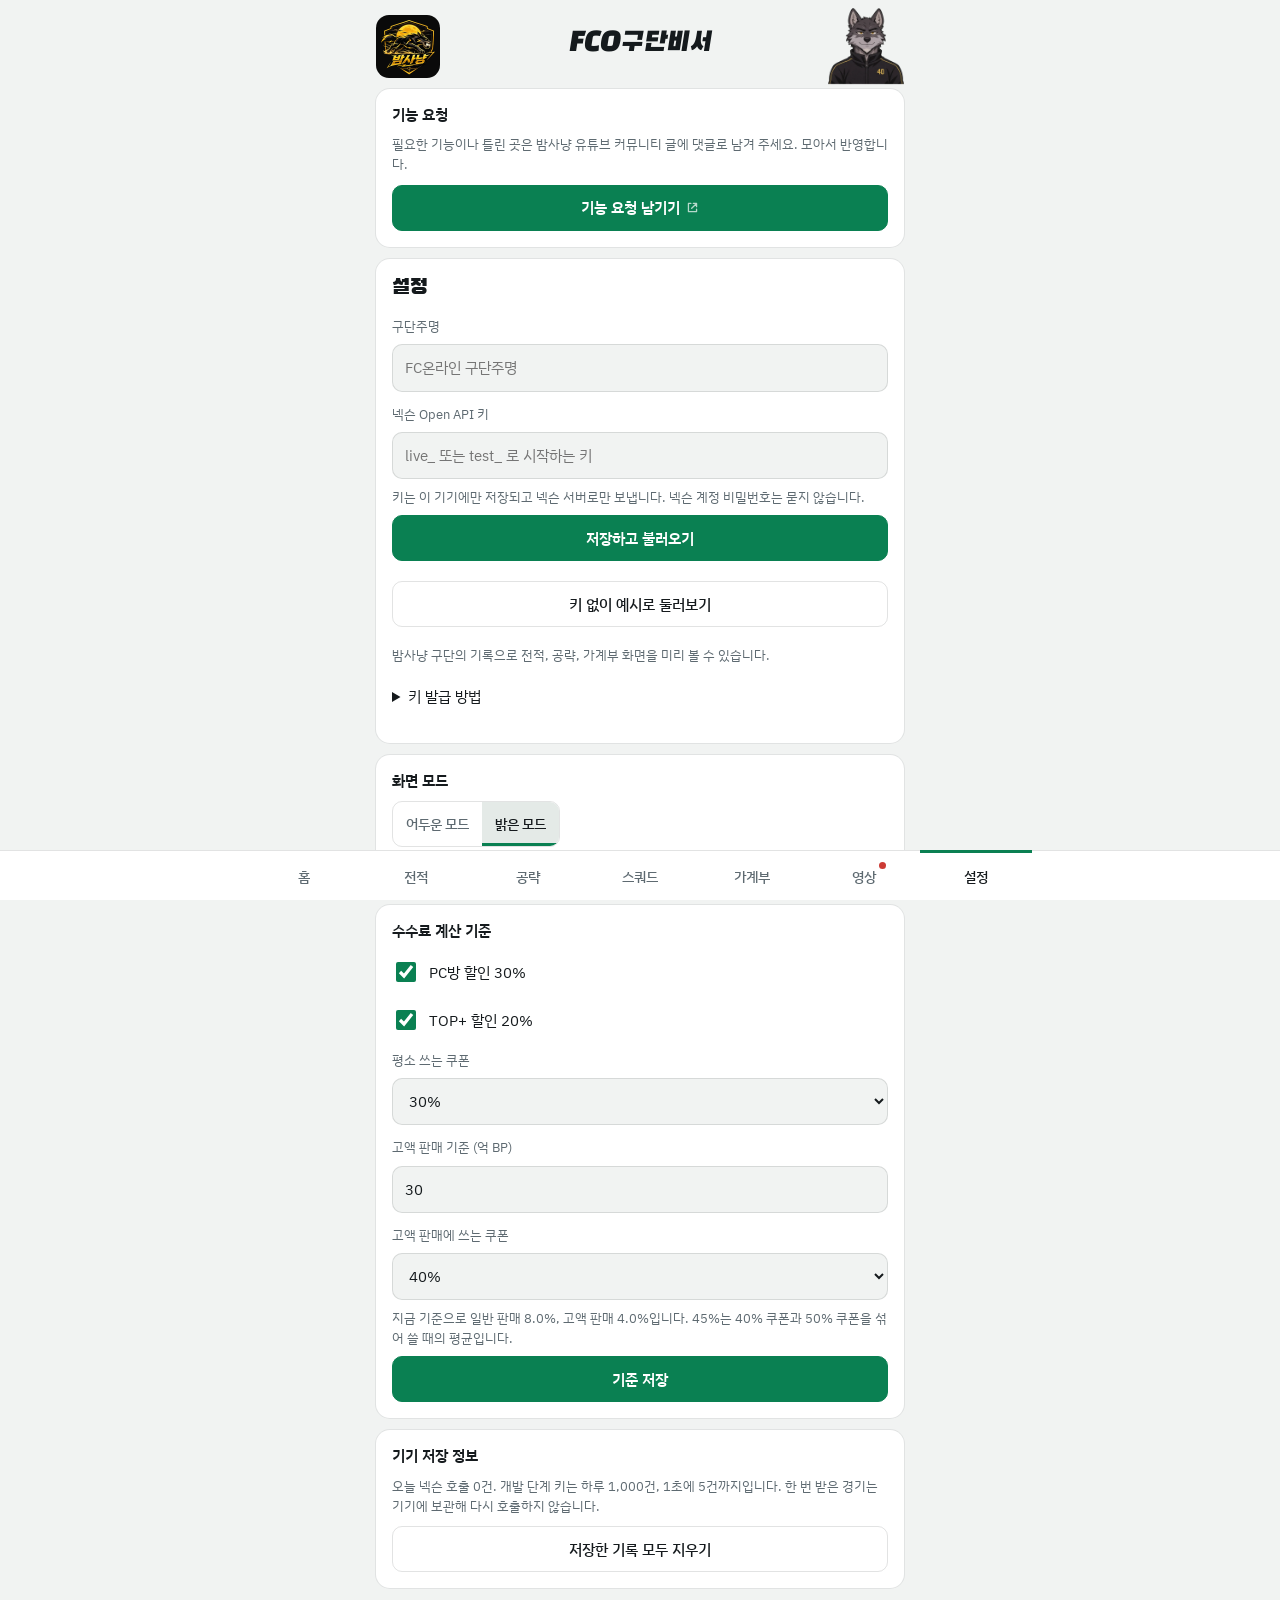
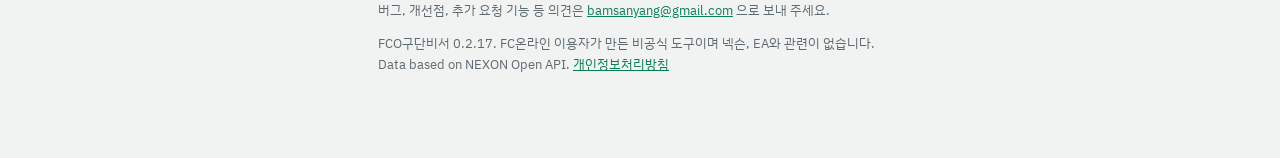
<file: index.html>
<!DOCTYPE html>
<html lang="ko">
<head>
<meta charset="utf-8">
<meta name="viewport" content="width=device-width, initial-scale=1, viewport-fit=cover">
<title>FCO구단비서</title>
<meta name="description" content="FC온라인 내 전적, 상대 스쿼드, 거래 손익을 폰에서 보는 비공식 도구">
<meta name="theme-color" content="#0F1013">
<link rel="manifest" href="manifest.webmanifest">
<link rel="icon" href="icon-192.png">
<link rel="apple-touch-icon" href="icon-180.png">
<meta name="mobile-web-app-capable" content="yes">
<meta name="apple-mobile-web-app-capable" content="yes">
<meta name="apple-mobile-web-app-status-bar-style" content="black-translucent">
<meta name="apple-mobile-web-app-title" content="FCO구단비서">
<link rel="preconnect" href="https://fonts.googleapis.com">
<link rel="preconnect" href="https://fonts.gstatic.com" crossorigin>
<link href="https://fonts.googleapis.com/css2?family=Black+Han+Sans&amp;family=IBM+Plex+Sans+KR:wght@400;500;600&amp;display=swap" rel="stylesheet">
<script>try{var t=JSON.parse(localStorage.getItem('gb:theme')||'""');if(t!=='light'&&t!=='dark')t=matchMedia('(prefers-color-scheme: light)').matches?'light':'dark';document.documentElement.dataset.theme=t}catch(e){}</script>
<link rel="stylesheet" href="app.css">
</head>
<body>
<header class="top">
<a class="mark" href="https://www.youtube.com/@bamsanyang" target="_blank" rel="noopener" aria-label="밤사냥 유튜브 채널 열기"><img src="bs-mark.webp" alt="" width="216" height="220"></a>
<div class="mid"><a class="brand" href="#home">FCO구단비서</a><span class="tag" id="mode"></span></div>
<a class="wolf" href="https://www.youtube.com/@bamsanyang" target="_blank" rel="noopener" aria-label="밤사냥 유튜브 채널 열기"><img src="bs-wolf.webp" alt="" width="356" height="360"></a>
</header>
<main id="view" tabindex="-1"></main>
<nav aria-label="주 메뉴"><a href="#home">홈</a><div class="nmid"><a href="#matches">전적</a><a href="#scout">공략</a><a href="#squad">스쿼드</a><a href="#ledger">가계부</a><a href="#videos">영상</a></div><a href="#setup">설정</a></nav>
<div id="sheet" hidden role="dialog" aria-modal="true" aria-label="경기 상세"><div class="sheetin"><button type="button" id="sheetClose" class="btn ghost" data-act="close">닫기</button><div id="sheetBody"></div></div></div>
<div id="pcard" hidden role="dialog" aria-modal="true" aria-label="선수 정보"><div id="pcIn"><button type="button" class="btn ghost" data-act="pclose">닫기</button><div id="pcBody"></div></div></div>
<div id="toast" role="status" aria-live="polite"></div>
<script src="app.js"></script>
</body>
</html>
</file>
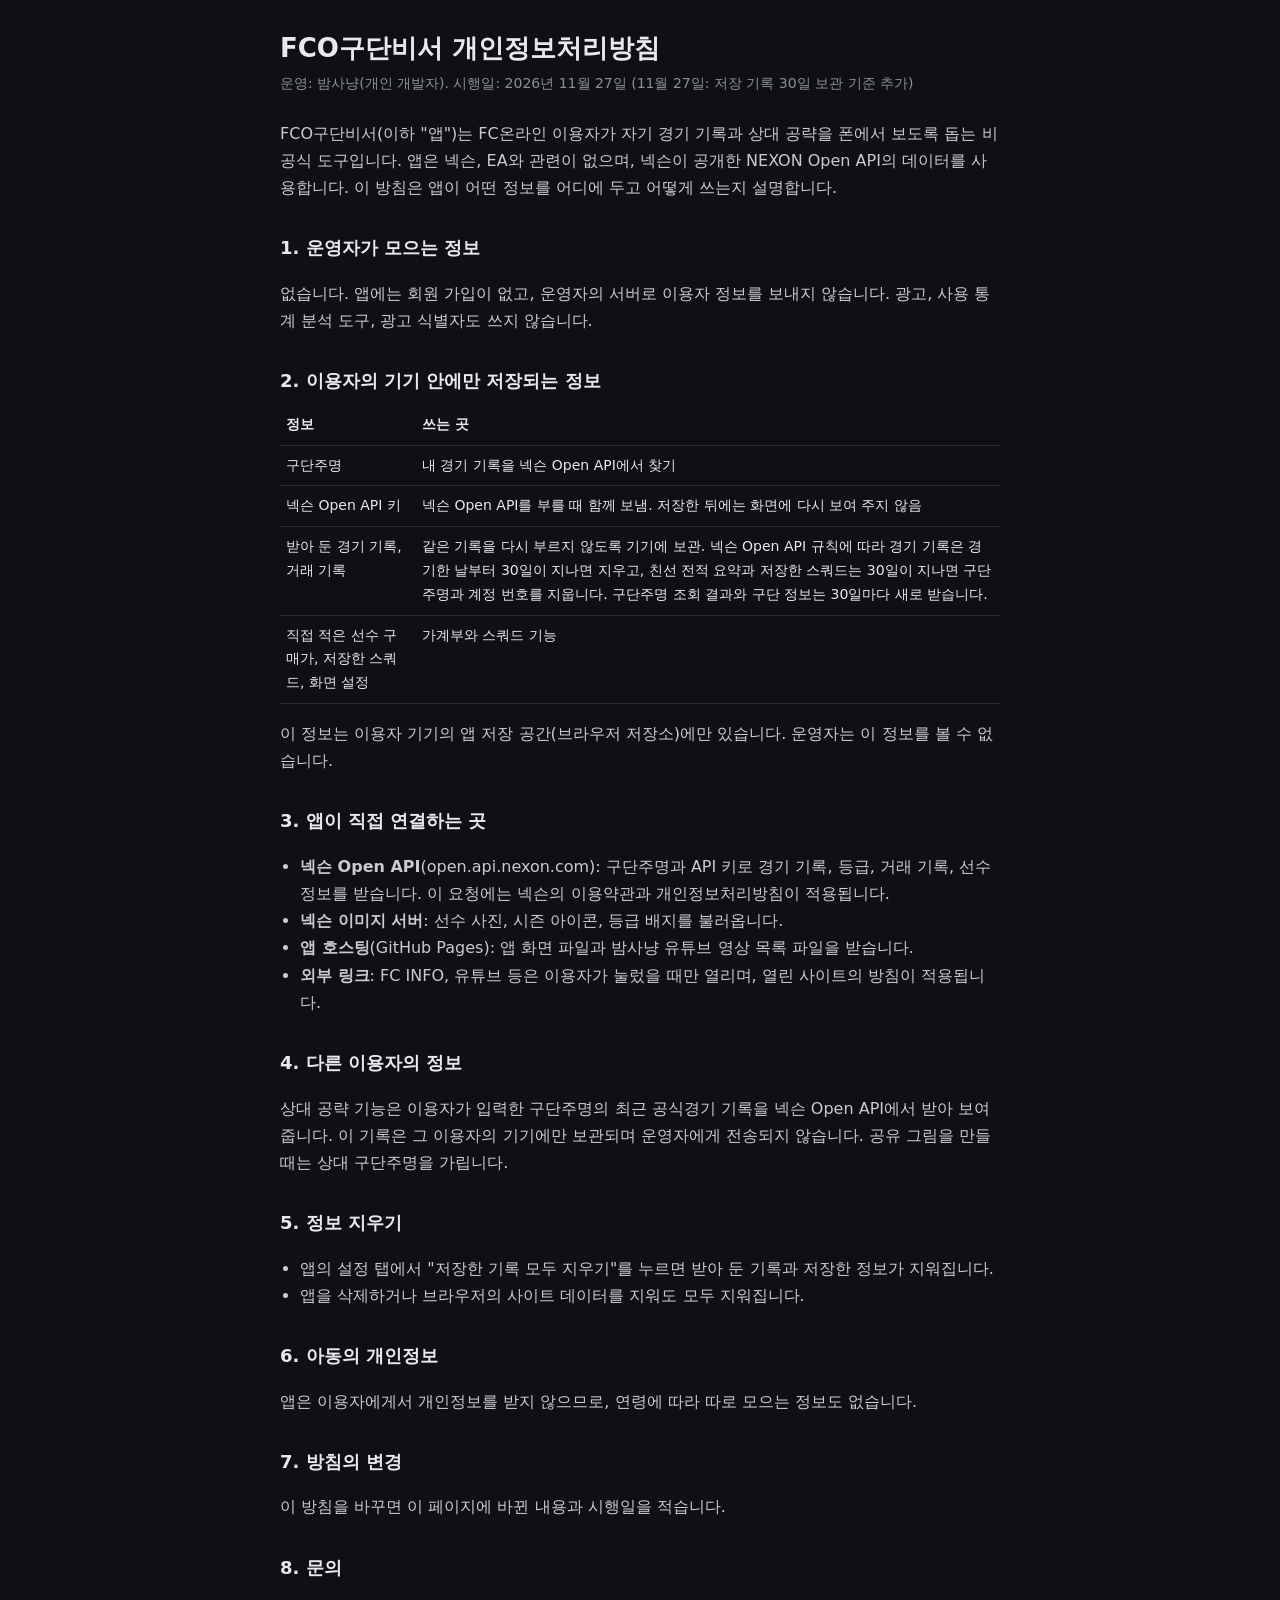
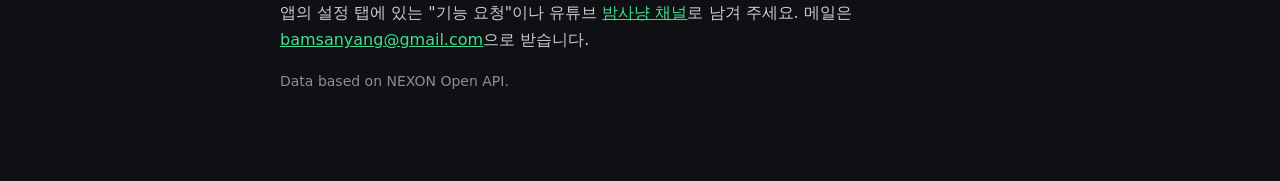
<file: privacy.html>
<!DOCTYPE html>
<html lang="ko">
<head>
<meta charset="utf-8">
<meta name="viewport" content="width=device-width, initial-scale=1">
<title>FCO구단비서 개인정보처리방침</title>
<style>
  :root { color-scheme: dark; }
  body { margin: 0; background: #0f1013; color: #e8e9ec; font: 16px/1.7 system-ui, -apple-system, "Apple SD Gothic Neo", "Noto Sans KR", sans-serif; }
  main { max-width: 720px; margin: 0 auto; padding: 32px 20px 64px; }
  h1 { font-size: 26px; line-height: 1.3; margin: 0 0 6px; }
  h2 { font-size: 18px; margin: 32px 0 8px; }
  p, li { color: #c9cbd1; }
  .meta { color: #8b8f99; font-size: 14px; margin: 0 0 24px; }
  a { color: #3ee08f; }
  ul { padding-left: 20px; }
  table { width: 100%; border-collapse: collapse; font-size: 14px; }
  th, td { text-align: left; vertical-align: top; padding: 8px 6px; border-bottom: 1px solid #2a2d35; }
  th { color: #e8e9ec; font-weight: 600; }
</style>
</head>
<body>
<main>
<h1>FCO구단비서 개인정보처리방침</h1>
<p class="meta">운영: 밤사냥(개인 개발자). 시행일: 2026년 11월 27일 (11월 27일: 저장 기록 30일 보관 기준 추가)</p>

<p>FCO구단비서(이하 "앱")는 FC온라인 이용자가 자기 경기 기록과 상대 공략을 폰에서 보도록 돕는 비공식 도구입니다. 앱은 넥슨, EA와 관련이 없으며, 넥슨이 공개한 NEXON Open API의 데이터를 사용합니다. 이 방침은 앱이 어떤 정보를 어디에 두고 어떻게 쓰는지 설명합니다.</p>

<h2>1. 운영자가 모으는 정보</h2>
<p>없습니다. 앱에는 회원 가입이 없고, 운영자의 서버로 이용자 정보를 보내지 않습니다. 광고, 사용 통계 분석 도구, 광고 식별자도 쓰지 않습니다.</p>

<h2>2. 이용자의 기기 안에만 저장되는 정보</h2>
<table>
<tr><th>정보</th><th>쓰는 곳</th></tr>
<tr><td>구단주명</td><td>내 경기 기록을 넥슨 Open API에서 찾기</td></tr>
<tr><td>넥슨 Open API 키</td><td>넥슨 Open API를 부를 때 함께 보냄. 저장한 뒤에는 화면에 다시 보여 주지 않음</td></tr>
<tr><td>받아 둔 경기 기록, 거래 기록</td><td>같은 기록을 다시 부르지 않도록 기기에 보관. 넥슨 Open API 규칙에 따라 경기 기록은 경기한 날부터 30일이 지나면 지우고, 친선 전적 요약과 저장한 스쿼드는 30일이 지나면 구단주명과 계정 번호를 지웁니다. 구단주명 조회 결과와 구단 정보는 30일마다 새로 받습니다.</td></tr>
<tr><td>직접 적은 선수 구매가, 저장한 스쿼드, 화면 설정</td><td>가계부와 스쿼드 기능</td></tr>
</table>
<p>이 정보는 이용자 기기의 앱 저장 공간(브라우저 저장소)에만 있습니다. 운영자는 이 정보를 볼 수 없습니다.</p>

<h2>3. 앱이 직접 연결하는 곳</h2>
<ul>
<li><b>넥슨 Open API</b>(open.api.nexon.com): 구단주명과 API 키로 경기 기록, 등급, 거래 기록, 선수 정보를 받습니다. 이 요청에는 넥슨의 이용약관과 개인정보처리방침이 적용됩니다.</li>
<li><b>넥슨 이미지 서버</b>: 선수 사진, 시즌 아이콘, 등급 배지를 불러옵니다.</li>
<li><b>앱 호스팅</b>(GitHub Pages): 앱 화면 파일과 밤사냥 유튜브 영상 목록 파일을 받습니다.</li>
<li><b>외부 링크</b>: FC INFO, 유튜브 등은 이용자가 눌렀을 때만 열리며, 열린 사이트의 방침이 적용됩니다.</li>
</ul>

<h2>4. 다른 이용자의 정보</h2>
<p>상대 공략 기능은 이용자가 입력한 구단주명의 최근 공식경기 기록을 넥슨 Open API에서 받아 보여 줍니다. 이 기록은 그 이용자의 기기에만 보관되며 운영자에게 전송되지 않습니다. 공유 그림을 만들 때는 상대 구단주명을 가립니다.</p>

<h2>5. 정보 지우기</h2>
<ul>
<li>앱의 설정 탭에서 "저장한 기록 모두 지우기"를 누르면 받아 둔 기록과 저장한 정보가 지워집니다.</li>
<li>앱을 삭제하거나 브라우저의 사이트 데이터를 지워도 모두 지워집니다.</li>
</ul>

<h2>6. 아동의 개인정보</h2>
<p>앱은 이용자에게서 개인정보를 받지 않으므로, 연령에 따라 따로 모으는 정보도 없습니다.</p>

<h2>7. 방침의 변경</h2>
<p>이 방침을 바꾸면 이 페이지에 바뀐 내용과 시행일을 적습니다.</p>

<h2>8. 문의</h2>
<p>앱의 설정 탭에 있는 "기능 요청"이나 유튜브 <a href="https://www.youtube.com/@bamsanyang">밤사냥 채널</a>로 남겨 주세요. 메일은 <a href="mailto:bamsanyang@gmail.com">bamsanyang@gmail.com</a>으로 받습니다.</p>

<p class="meta">Data based on NEXON Open API.</p>
</main>
</body>
</html>
</file>
<file: app.css>
:root{--night: #0F1013;--turf: #1A1B20;--turf2: #26272E;--chalk: #F5F6F8;--dim: #9CA2AE;--flood: #2FE89A;--onflood: #062318;--line: rgba(245, 246, 248, .1);--win: #2FE89A;--loss: #FF6B86;--draw: #8E95A3;--onres: #0F1013;--pta: #C98500;--ptd: #3987E5;--bar: #0A0B0D;--cardedge: 0 0 0 0 transparent;--board: linear-gradient(135deg, #6C2FF7 0%, #3D18AB 58%, #25106E 100%);--grbg: #0F1013;--pitch1: #1D1E25;--pitch2: #23242C;--pitchedge: rgba(245, 246, 248, .28);--pitchline: rgba(245, 246, 248, .26);--namebg: rgba(10, 11, 14, .86);--nametext: #F5F6F8;--pos: #2FE89A;--display: "Black Han Sans", "IBM Plex Sans KR", "Apple SD Gothic Neo", "Malgun Gothic", sans-serif;--body: "IBM Plex Sans KR", "Apple SD Gothic Neo", "Malgun Gothic", system-ui, sans-serif;color-scheme:dark}:root[data-theme=light]{--night: #F1F3F2;--turf: #FFFFFF;--turf2: #E4EAE7;--chalk: #151A1D;--dim: #5E6A71;--flood: #0A8052;--onflood: #FFFFFF;--line: rgba(21, 26, 29, .12);--win: #088553;--loss: #CC3B35;--draw: #6B767D;--onres: #FFFFFF;--pta: #B87900;--ptd: #2A78D6;--bar: #FFFFFF;--cardedge: 0 0 0 1px rgba(21, 26, 29, .07);--board: linear-gradient(160deg, #0F4D38, #0A3527);--grbg: #ECEFEE;--pitch1: #2F8F5E;--pitch2: #2A8556;--pitchedge: rgba(255, 255, 255, .75);--pitchline: rgba(255, 255, 255, .55);--namebg: rgba(255, 255, 255, .93);--nametext: #151A1D;--pos: #EFFFD0;color-scheme:light}*{box-sizing:border-box}html,body{height:100%;overscroll-behavior-y:contain}#sheet,#pcIn{overscroll-behavior:contain}.modebar{display:flex}.modebar .seg{flex:none}.eal{font-weight:600;font-size:11px;color:var(--chalk);border:1px solid var(--line);border-radius:6px;padding:1px 6px;white-space:nowrap}.recinfo{border-top:1px solid var(--line);padding-top:10px}.recinfo summary{cursor:pointer;color:var(--dim);font-size:13px;padding:6px 0}.recinfo .facts{margin:6px 0 0}body{margin:0;background:var(--night);color:var(--chalk);font:400 15px/1.55 var(--body);-webkit-text-size-adjust:100%;-webkit-tap-highlight-color:transparent}body.lock{overflow:hidden}a{color:var(--flood)}:focus-visible{outline:2px solid var(--flood);outline-offset:2px;border-radius:4px}.sr{position:absolute;width:1px;height:1px;overflow:hidden;clip:rect(0 0 0 0)}.top{display:grid;grid-template-columns:76px 1fr 76px;align-items:center;gap:8px;padding:calc(8px + env(safe-area-inset-top)) 16px 0;max-width:560px;margin:0 auto}.mark,.wolf{flex:none;display:block;line-height:0;border-radius:10px}.mark img{width:54px;height:auto}:root[data-theme=light] .mark{background:#0a0a0a;padding:5px 5px 3px;border-radius:13px;justify-self:start}.wolf{align-self:end}.mid{display:flex;flex-direction:column;align-items:center;gap:4px;min-width:0}.wolf img{width:76px;height:auto;display:block}.brand{display:inline-block;font:400 clamp(20px,6.4vw,27px)/1.2 var(--display);color:var(--chalk);text-decoration:none;letter-spacing:.01em;white-space:nowrap;transform:skew(-9deg)}.tag{font-size:12px;color:var(--flood)}main{display:flex;flex-direction:column;gap:12px;padding:4px 16px calc(84px + env(safe-area-inset-bottom));max-width:560px;margin:0 auto;outline:none}nav{position:fixed;left:0;right:0;bottom:0;display:flex;justify-content:center;background:var(--bar);border-top:1px solid var(--line);padding-bottom:env(safe-area-inset-bottom);z-index:5}nav a{flex:1;max-width:112px;text-align:center;padding:13px 0 12px;color:var(--dim);text-decoration:none;font-weight:500;font-size:14px;border-top:3px solid transparent;margin-top:-1px}nav a.on{color:var(--chalk);border-top-color:var(--flood)}nav>a{flex:0 0 clamp(56px,16vw,112px)}nav .nmid{flex:0 1 auto;min-width:0;display:flex;overflow-x:auto;overscroll-behavior-x:contain;scroll-snap-type:x proximity;scrollbar-width:none;-webkit-overflow-scrolling:touch}nav .nmid::-webkit-scrollbar{display:none}nav .nmid a{flex:1 0 60px;width:clamp(60px,17vw,112px);scroll-snap-align:center}nav .nmid.ml{-webkit-mask-image:linear-gradient(90deg,transparent,#000 22px);mask-image:linear-gradient(90deg,transparent,#000 22px)}nav .nmid.mr{-webkit-mask-image:linear-gradient(270deg,transparent,#000 22px);mask-image:linear-gradient(270deg,transparent,#000 22px)}nav .nmid.ml.mr{-webkit-mask-image:linear-gradient(90deg,transparent,#000 22px,#000 calc(100% - 22px),transparent);mask-image:linear-gradient(90deg,transparent,#000 22px,#000 calc(100% - 22px),transparent)}h1{font:400 22px/1.25 var(--display);margin:0 0 6px;text-wrap:balance}h2{font:600 15px/1.3 var(--body);margin:0 0 10px;color:var(--chalk)}h1 small{font:500 14px var(--body);color:var(--dim);margin-left:6px}.card{background:var(--turf);box-shadow:var(--cardedge);border-radius:14px;padding:16px;display:flex;flex-direction:column;gap:10px}.card>*{margin-top:0;margin-bottom:0}.card.demo{background:transparent;border:1px dashed var(--flood)}.sub,.foot,.state{color:var(--dim);font-size:13px;margin:0}.foot{padding:0 2px;line-height:1.6}.state.bad{color:var(--loss)}.lead{font-size:16px;line-height:1.6;margin:0}.row{display:flex;flex-wrap:wrap;gap:8px;align-items:center}.stack{display:flex;flex-direction:column;gap:8px}.stack label{font-size:13px;color:var(--dim);margin-top:4px}.stack label.chk{display:flex;align-items:center;gap:10px;font-size:15px;color:var(--chalk);min-height:36px}.chk input{width:20px;height:20px;accent-color:var(--flood)}input:not([type=checkbox]),select{font:inherit;color:var(--chalk);background:var(--night);border:1px solid var(--line);border-radius:10px;padding:11px 12px;min-height:46px;flex:1;min-width:0;width:100%}.row input{width:auto}.btn{font:600 15px var(--body);color:var(--onflood);background:var(--flood);border:1px solid var(--flood);border-radius:10px;padding:0 16px;min-height:46px;cursor:pointer}a.btn{display:inline-flex;align-items:center;justify-content:center;text-decoration:none}.go{display:grid;grid-template-columns:1fr 1fr;gap:8px;margin:10px 0 0}.go a{gap:6px;padding:0 10px;font-size:14px;white-space:nowrap}.go a.sub1{grid-column:1 / -1;font-size:15px}.out{flex:none;width:13px;height:13px;fill:none;stroke:currentColor;stroke-width:1.6;stroke-linecap:round;stroke-linejoin:round;opacity:.7}.ext{margin:0;font-size:13px}.ext a{display:inline-flex;align-items:center;gap:5px;color:var(--chalk)}a.btn .out{margin-left:6px}.rv{margin:12px 0 16px;word-break:keep-all}.rvt{margin:0 0 8px;font-size:15px;line-height:1.6}.chips{margin:0 0 10px;display:flex;flex-wrap:wrap;gap:6px}.chips span{font-size:12px;font-weight:600;line-height:1;padding:5px 8px;border-radius:999px;color:var(--onres);background:var(--draw)}.chips .good{background:var(--win)}.chips .bad{background:var(--loss)}.gb{display:grid;grid-template-columns:1fr 1fr;gap:10px}.gb h3{margin:0 0 4px;font-size:13px;font-weight:600}.gb .good h3{color:var(--win)}.gb .bad h3{color:var(--loss)}.gb ul{margin:0;padding-left:16px;font-size:13.5px;line-height:1.5}.gb li+li{margin-top:4px}.gb .none{list-style:none;margin-left:-16px;color:var(--dim)}.bws{display:grid;grid-template-columns:1fr;gap:14px;margin:16px 0 12px}.bw{display:flex;align-items:center;gap:8px;min-width:0;padding:8px 10px;border:1px solid var(--line);border-radius:10px;position:relative}.bw small{position:absolute;top:-8px;left:8px;padding:0 4px;font-size:11px;color:var(--dim);background:var(--sheetbg, var(--turf))}.bw .face{flex:none;width:34px;height:34px}.bw strong{display:block;font-size:14px;font-weight:600}.bw strong em{font-style:normal;font-weight:400;font-size:12px;color:var(--dim);margin-left:4px}.bw span{display:block;font-size:13px;line-height:1.5;color:var(--dim)}.bw div{min-width:0}.bw .ok:before,.bw .no:before{content:"";display:inline-block;width:8px;height:8px;border-radius:50%;margin-right:6px;background:var(--win)}.bw .no:before{background:var(--loss)}.bw .ok,.bw .no{color:var(--chalk)}.rvtab{display:flex;align-items:center;justify-content:space-between;gap:8px;flex-wrap:wrap;margin-bottom:8px}.lg{font-size:11.5px;color:var(--dim);display:inline-flex;align-items:center;gap:4px}.lg i{display:inline-block;border-radius:50%;margin-left:6px}.lg .go{width:9px;height:9px;background:var(--chalk)}.lg .on{width:7px;height:7px;border:1.5px solid var(--chalk)}.lg .off{width:5px;height:5px;background:var(--dim);opacity:.6}.rt{display:block;width:100%;height:auto}.rt .pg{fill:#7f7f7f1a;stroke:var(--line)}.rt .pl{fill:none;stroke:var(--dim);stroke-opacity:.45;stroke-width:1}.rt .gm{stroke:var(--chalk);stroke-width:4;stroke-linecap:round}.rt .on{fill:none;stroke:var(--chalk);stroke-opacity:.7;stroke-width:1.3}.rt .off{fill:var(--dim);fill-opacity:.5}.rt.att{--rc: var(--win)}.rt.def{--rc: var(--loss)}.rt .gl{fill:none;stroke:var(--rc);stroke-width:2;stroke-linecap:round;stroke-dasharray:1;stroke-dashoffset:1;animation:rtdraw .5s ease-out forwards}.rt .go{fill:var(--rc);stroke:var(--onres);stroke-width:1}.rt .as{fill:var(--rc);fill-opacity:.55}.rt text{fill:var(--chalk);font-size:10px;font-weight:600}.rt .gd{opacity:0;animation:rtpop .2s ease-out forwards}@keyframes rtdraw{to{stroke-dashoffset:0}}@keyframes rtpop{to{opacity:1}}@media (prefers-reduced-motion: reduce){.rt .gl{animation:none;stroke-dashoffset:0}.rt .gd{animation:none;opacity:1}}.gls{list-style:none;margin:8px 0 0;padding:0;font-size:13px}.gls li{display:flex;align-items:baseline;gap:6px;padding:5px 0;border-top:1px solid var(--line)}.gls b{min-width:30px;font-variant-numeric:tabular-nums}.gls small{color:var(--dim)}.gls span{margin-left:auto;color:var(--dim);font-size:12px;white-space:nowrap}.aw{list-style:none;margin:0;padding:0;display:grid;grid-template-columns:repeat(4,1fr);gap:6px}.aw li{min-width:0;display:flex;flex-direction:column;align-items:center;gap:2px;padding:8px 4px 9px;border-radius:12px;background:var(--turf);box-shadow:var(--cardedge);text-align:center}.aw small{font-size:11.5px;font-weight:600;color:var(--win)}.aw .bad small{color:var(--loss)}.aw .face{width:46px;height:46px;margin:2px 0}.aw strong{max-width:100%;font-size:12.5px;font-weight:600;white-space:nowrap;overflow:hidden;text-overflow:ellipsis}.aw span{font-size:11.5px;color:var(--dim);word-break:keep-all;line-height:1.3}.aw em{font-style:normal;font-size:11.5px;font-variant-numeric:tabular-nums;white-space:nowrap;min-height:1em}.awn{margin-top:-4px;overflow-wrap:anywhere}.todo{margin:4px 0 12px}.todo h3{margin:0;font-size:14px;font-weight:600}.todo ul{margin-top:6px}.cw{display:flex;align-items:center;gap:8px;margin-bottom:10px}.cw img{flex:none;width:62px;height:auto}.cbub{flex:1;min-width:0;background:var(--turf);box-shadow:var(--cardedge);border-radius:14px;padding:10px 14px}.cbub .rvt{margin:0}.chips.rvk{flex-wrap:nowrap;overflow-x:auto;scrollbar-width:none;margin:0 0 12px}.chips.rvk::-webkit-scrollbar{display:none}.chips.rvk span{flex:none;white-space:nowrap}.cbub .sub{margin:6px 0 0}.plan.coach{margin-left:16px}.plan.coach h3{font-size:12.5px;font-weight:500;color:var(--dim)}.plan.coach ul{margin-top:6px;display:flex;flex-direction:column;gap:8px}.plan.coach li{display:block;border:0;background:var(--turf);box-shadow:inset 3px 0 0 var(--draw),var(--cardedge);border-radius:4px 14px 14px;padding:10px 12px 10px 14px}.plan.coach li.good{box-shadow:inset 3px 0 0 var(--win),var(--cardedge)}.plan.coach li.bad{box-shadow:inset 3px 0 0 var(--loss),var(--cardedge)}.plan.coach .tg{display:inline-block;min-width:0;padding:4px 8px;margin:0 0 6px}.mnav{position:sticky;bottom:0;z-index:2;display:grid;grid-template-columns:1fr auto 1fr;align-items:center;gap:10px;margin:8px -16px calc(-32px - env(safe-area-inset-bottom))!important;padding:10px 16px calc(10px + env(safe-area-inset-bottom));background:var(--night);border-top:1px solid var(--line)}.mnav span{font-size:13px;color:var(--dim);font-variant-numeric:tabular-nums}.mnav .btn[disabled]{opacity:.35}.hrow{display:flex;align-items:center;justify-content:space-between;gap:8px;flex-wrap:wrap;margin-bottom:4px}.hrow h2{margin:0}.hrow .seg button{min-height:34px;padding:0 10px;font-size:13px}.hrow h1{margin:0}.btn.sm{min-height:34px;padding:0 12px;font-size:13px}.btn[disabled]{opacity:.5;cursor:default}.vd{color:var(--chalk);text-decoration:none}.vth{display:block;width:100%;height:auto;aspect-ratio:16 / 9;object-fit:cover;border-radius:8px;background:var(--night)}.vtx{display:flex;flex-direction:column;gap:4px;min-width:0}.vtx b{font-weight:500;font-size:14px;line-height:1.4;display:-webkit-box;-webkit-box-orient:vertical;-webkit-line-clamp:3;overflow:hidden;overflow-wrap:anywhere}.vtx small{color:var(--dim);font-size:12px}.vrow{list-style:none;margin:0 -16px;padding:0 16px 4px;display:flex;gap:10px;overflow-x:auto;scroll-snap-type:x proximity;scroll-padding-left:16px}.vrow li{flex:none;width:168px;scroll-snap-align:start}.vrow .vd{display:flex;flex-direction:column;gap:6px}.vrow .vtx b{font-size:13px;-webkit-line-clamp:2}.vlist{list-style:none;margin:0;padding:0}.vlist li+li{border-top:1px solid var(--line)}.vlist .vd{display:grid;grid-template-columns:128px 1fr;gap:12px;padding:10px 0;align-items:start}.tbw{overflow-x:auto;-webkit-overflow-scrolling:touch}.tb.wide{min-width:max-content}.tb.wide th,.tb.wide td{white-space:nowrap}.tb.wide th:first-child,.tb.wide td:first-child{position:sticky;left:0;z-index:1;background:var(--turf);max-width:46vw;overflow:hidden;box-shadow:8px 0 8px -8px #00000073}.tb.wide .pl{flex-wrap:nowrap;max-width:100%}.tb.wide .pn{overflow:hidden;text-overflow:ellipsis;white-space:nowrap}.tb.wide td:not(:first-child){padding-left:16px}.tb.wide .sort{padding-left:16px}.weak .sub{overflow-wrap:anywhere}.weak ul{list-style:none;margin:10px 0 0;padding:0}.weak li{display:grid;grid-template-columns:92px 1fr 58px;align-items:center;gap:2px 10px;padding:8px 0}.weak li em{grid-column:2 / -1;font-style:normal;font-size:12px;color:var(--dim);font-variant-numeric:tabular-nums}.weak li span{font-size:14px}.weak li small{display:block;color:var(--dim);font-size:11.5px}.weak .bar{position:relative;height:8px;border-radius:4px;background:var(--line)}.weak .bar i{display:block;height:100%;border-radius:4px;background:var(--draw)}.weak .good .bar i{background:var(--win)}.weak .bad .bar i{background:var(--loss)}.weak .bar:after{content:"";position:absolute;left:66.67%;top:-3px;bottom:-3px;width:2px;background:var(--chalk);opacity:.6}.weak b{text-align:right;font-variant-numeric:tabular-nums;font-weight:600}#pcard{position:fixed;inset:0;z-index:20;background:#0000008c;display:flex;align-items:flex-end;justify-content:center}#pcard[hidden]{display:none}#pcIn{width:100%;max-width:560px;max-height:88vh;overflow-y:auto;-webkit-overflow-scrolling:touch;background:var(--night);border-radius:18px 18px 0 0;padding:12px 16px calc(20px + env(safe-area-inset-bottom));display:flex;flex-direction:column;gap:10px}#pcIn>.btn{align-self:flex-end}#pcBody{display:flex;flex-direction:column;gap:10px;word-break:keep-all}#pcBody>*{margin:0}#pcBody h3{margin-top:8px;font-size:14px;font-weight:600}.pch{display:flex;align-items:center;gap:12px}.pch .face{width:64px;height:64px;flex:none}.pcn{margin:0;font-size:17px;font-weight:600;display:flex;align-items:center;flex-wrap:wrap;gap:4px 6px}.tiles{display:grid;grid-template-columns:repeat(5,1fr);gap:6px}.tiles.four{grid-template-columns:repeat(4,1fr)}.tiles div{background:var(--turf);border-radius:10px;padding:7px 4px;text-align:center;min-width:0}.tiles.two{grid-template-columns:1fr 1fr}.tiles.two b{font-size:22px;line-height:1.2}.tiles em{display:block;font-style:normal;font-size:11px;color:var(--dim);overflow-wrap:anywhere}.tiles small{display:block;font-size:11px;color:var(--dim);white-space:nowrap}.tiles b{font-size:15px;font-weight:600;font-variant-numeric:tabular-nums}.spark{display:block;width:100%;height:auto;touch-action:pan-y}.spark .avg{stroke:var(--dim);stroke-opacity:.4;stroke-width:1;vector-effect:non-scaling-stroke}.spark rect.ap{fill:var(--pta)}.spark rect.dp{fill:var(--ptd)}.spark .hl{fill:var(--chalk);fill-opacity:.09}.spark text{font-size:8.5px;font-weight:600;fill:var(--chalk);text-anchor:middle;font-variant-numeric:tabular-nums}.splg{display:flex;flex-wrap:wrap;gap:4px 12px;margin:0 0 2px;font-size:12px;color:var(--dim)}.splg span{display:inline-flex;align-items:center;gap:5px}.splg .k{width:10px;height:10px;border-radius:2px}.splg .k.ap{background:var(--pta)}.splg .k.dp{background:var(--ptd)}.splg .d{width:8px;height:8px;border-radius:50%}.splg .d.win{background:var(--win)}.splg .d.draw{background:var(--draw)}.splg .d.loss{background:var(--loss)}.sparkr{min-height:2.9em}.spark .win{fill:var(--win)}.spark .loss{fill:var(--loss)}.spark .draw{fill:var(--draw)}.facts{margin:0;padding-left:18px;font-size:13.5px;line-height:1.6}#pcMemo{display:block;width:100%;box-sizing:border-box;font:inherit;font-size:14px;color:var(--chalk);background:var(--turf);border:1px solid var(--line);border-radius:10px;padding:10px;resize:vertical;min-height:64px}.plb{font:inherit;color:inherit;background:none;border:0;padding:0;margin:0;cursor:pointer;text-align:left;max-width:100%;-webkit-tap-highlight-color:transparent}.plan ul{list-style:none;margin:10px 0 0;padding:0}.plan li{display:flex;gap:10px;align-items:flex-start;padding:10px 0;border-top:1px solid var(--line)}.plan .tg{flex:none;min-width:44px;text-align:center;font-size:12px;font-weight:600;line-height:1;padding:5px 0;border-radius:6px;margin-top:1px;color:var(--onres);background:var(--draw)}.plan .good .tg{background:var(--win)}.plan .bad .tg{background:var(--loss)}.plan strong{display:block;font-weight:600;line-height:1.45}.plan strong,.plan small,.say p{word-break:keep-all}.plan small{display:block;color:var(--dim);font-size:12.5px;margin-top:2px;line-height:1.45}.flow{display:block;width:100%;height:auto;color:var(--chalk)}.flow .band{fill:#ffffff17}.flow .band.alt{fill:#ffffff08}.flow .lb{fill:currentColor;font-size:10px;opacity:.85;text-anchor:middle}.flow .chg{font-size:8px;text-anchor:middle}.flow .chg.up{fill:var(--win)}.flow .chg.down{fill:var(--loss)}.flow .zero{stroke:currentColor;opacity:.3;stroke-dasharray:3 3}.flow .ln{fill:none;stroke:currentColor;stroke-width:1.4;opacity:.7;stroke-linejoin:round}.flow .win{fill:var(--win)}.flow .loss{fill:var(--loss)}.flow .draw{fill:var(--draw)}.flowcap{margin:0;color:var(--dim);font-size:13px}.flowcap small{display:block;font-size:11.5px;margin-top:2px}.fold{cursor:pointer;touch-action:manipulation;user-select:none;-webkit-user-select:none;border-radius:6px}.fold p{margin:0}.fold .fsum{display:flex;align-items:center;gap:8px;min-height:26px}.fold .fsum:after{content:"";flex:none;margin:-3px 3px 0 auto;width:6px;height:6px;border-right:1.5px solid currentColor;border-bottom:1.5px solid currentColor;transform:rotate(45deg);opacity:.7}.fold[aria-expanded=true] .fsum:after{transform:rotate(-135deg);margin-top:3px}.fold .fmore{margin-top:2px}.fold:focus-visible{outline:2px solid currentColor;outline-offset:3px}.btn.ghost{background:transparent;color:var(--chalk);border-color:var(--line);font-weight:500}.btn.wide{width:100%}.seg{display:inline-flex;border:1px solid var(--line);border-radius:10px;overflow:hidden}.seg button{font:500 14px var(--body);color:var(--dim);background:transparent;border:0;padding:0 13px;min-height:44px;cursor:pointer}.seg button.on{background:var(--turf2);color:var(--chalk);box-shadow:inset 0 -3px 0 var(--flood)}.board{--chalk: #FFFFFF;--dim: #D3C8FB;--night: rgba(12, 6, 36, .4);--line: rgba(255, 255, 255, .18);--loss: #FFA3B4;--recnum: #FFFFFF;background:var(--board);color:var(--chalk);border-radius:16px;padding:18px 16px 16px;display:flex;flex-direction:column;gap:12px}.board>*{margin:0}:root[data-theme=light] .board{--dim: #B5D3C6;--night: rgba(0, 0, 0, .26);--flood: #C5F36A;--turf2: rgba(255, 255, 255, .16);--win: #7CF0B4;--loss: #FF9C93;--draw: #C8D5CE;--recnum: #C5F36A}.hero{display:grid;grid-template-columns:minmax(0,1fr) auto;gap:10px 12px;align-items:start}.hero>*{margin:0;grid-column:1}.hero{position:relative}.hero>.lag{position:absolute;right:0;bottom:2px;font-size:11.5px;line-height:1.2;color:var(--dim);white-space:nowrap}.hero .star{grid-column:2;grid-row:1 / span 2}.who{display:flex;gap:10px;align-items:center}.who .meta{display:flex;flex-direction:column;gap:1px;color:var(--dim);font-size:13px;min-width:0}.who strong{font:600 17px var(--body);color:var(--chalk)}.tierw{flex:none;display:inline-flex}.tierimg{width:58px;height:58px;object-fit:contain}.tierimg[hidden]{display:none}.tierimg:not([hidden])+.tier{display:none}.tierw.sm .tierimg{width:26px;height:26px}.tierw.sm .tier{width:23px;height:26px;font-size:9px;letter-spacing:-.4px}.mhd{display:flex;flex-wrap:wrap;align-items:center;gap:6px 12px}.mhb{display:inline-flex;align-items:center;gap:6px}.ctl{width:24px;height:24px;flex:none;fill:none;stroke:var(--dim);stroke-width:1.7;stroke-linecap:round;stroke-linejoin:round;margin-left:4px}.ctl .f{fill:var(--dim);stroke:none}.opp .on{display:flex;align-items:center;gap:6px;min-width:0}.opp .nk{min-width:0;overflow:hidden;text-overflow:ellipsis;white-space:nowrap}.opp .tierw,.opp .omx{flex:none}.opp .ol{display:flex;flex-wrap:wrap;justify-content:space-between;align-items:baseline;gap:0 8px}.opp .ol small{display:inline}.omx{display:inline-flex;align-items:center;gap:1px}.omx i{font-style:normal;color:var(--dim);font-size:14px}.tier{flex:none;width:46px;height:51px;display:grid;place-items:center;font:400 15px/1 var(--display);color:#0f1013;background:linear-gradient(160deg,var(--t1),var(--t2));clip-path:polygon(50% 0,100% 25%,100% 75%,50% 100%,0 75%,0 25%)}.t-champ{--t1: #FFE58A;--t2: #E0A100}.t-chal{--t1: #7CF3DF;--t2: #12B39A}.t-master{--t1: #D2C2FF;--t2: #8A5BFF}.t-world{--t1: #A9D4FF;--t2: #3E8BFF}.t-pro{--t1: #B6F0C2;--t2: #3FB56A}.t-semi{--t1: #EEF1F5;--t2: #A9B3C1}.t-rookie{--t1: #F0CDB0;--t2: #C08552}.star{width:92px;display:flex;flex-direction:column;align-items:center;gap:5px;text-align:center}.star .face{width:84px;height:84px;background:#ffffff1f;box-shadow:0 0 0 2px #ffffff59}.star figcaption{font-size:12px;font-weight:600;line-height:1.25;overflow-wrap:anywhere}.star small{display:block;font-weight:400;color:var(--dim)}.star:has(.face[hidden]){display:none}.worth{color:var(--dim);font-size:14px}.worth b{color:var(--chalk);font-weight:600;font-size:18px;margin-left:6px}.worth small{display:block;font-size:12px;word-break:keep-all}.worth .wl,.mysq .wl{display:inline;text-decoration:underline;text-underline-offset:3px;padding:5px 0}.cst label{font-size:13px;color:var(--dim);flex-basis:100%}.cst input{flex:none;width:110px;min-height:40px;padding:8px 12px}.cst span{font-size:13px;color:var(--dim)}.cst .btn{margin-left:auto;min-height:40px}.rec{font:400 25px/1.1 var(--display);display:flex;flex-wrap:wrap;align-items:baseline;gap:0 9px}.rec b{font-weight:400;font-size:46px;color:var(--recnum, var(--flood));font-variant-numeric:tabular-nums;margin-right:-4px}.rate{font:500 14px var(--body);color:var(--dim);margin-left:4px}.form{list-style:none;padding:0;display:grid;grid-template-columns:repeat(10,1fr);gap:4px}.form li{background:var(--night);border-radius:6px;padding:6px 0 5px;text-align:center;border-bottom:3px solid var(--draw);display:flex;flex-direction:column}.form li span{font-weight:600;font-size:14px;line-height:1.2}.form li small{font-size:11px;color:var(--dim);font-variant-numeric:tabular-nums}.form .win{border-color:var(--win)}.form .win span{color:var(--win)}.form .loss{border-color:var(--loss)}.form .loss span{color:var(--loss)}.rec.sm b{font-size:38px}.avg{color:var(--dim);font-size:14px}.say{display:flex;align-items:flex-end;gap:8px}.say img{flex:none;width:62px;height:auto}.say p{margin:0 0 8px;background:var(--turf);box-shadow:var(--cardedge);border-radius:14px 14px 14px 4px;padding:10px 14px;line-height:1.5}.notes{margin:0;padding-left:18px;display:flex;flex-direction:column;gap:6px}.tb{width:100%;border-collapse:collapse;font-size:14px;font-variant-numeric:tabular-nums}.tb th{font-weight:500;color:var(--dim);font-size:12px;text-align:right;padding:0 0 6px 8px;white-space:nowrap}.tb td{padding:8px 0 8px 8px;text-align:right;border-top:1px solid var(--line);white-space:nowrap}.tb th:first-child,.tb td:first-child{text-align:left;padding-left:0;white-space:normal}.tb tfoot td{font-weight:600}.cum svg{display:block;width:100%;height:auto;touch-action:pan-y;overflow:visible}.cum .ln{fill:none;stroke:var(--chalk);stroke-width:2;stroke-linejoin:round;stroke-linecap:round;vector-effect:non-scaling-stroke}.cum .cup{fill:var(--win);fill-opacity:.16}.cum .cdn{fill:var(--loss);fill-opacity:.16}.cum .zero{stroke:var(--dim);stroke-opacity:.45;stroke-width:1;vector-effect:non-scaling-stroke}.cum .cx{stroke:var(--dim);stroke-width:1;vector-effect:non-scaling-stroke}.cum text{font-size:10px;fill:var(--dim);font-variant-numeric:tabular-nums;paint-order:stroke;stroke:var(--turf);stroke-width:3px;stroke-linejoin:round}.cum .end{fill:var(--chalk);font-size:12px;font-weight:600}.cum .dot{fill:var(--chalk);stroke:var(--turf);stroke-width:2}.cumr{min-height:2.9em}.tb.hold .hb{width:84px}.hbar{position:relative;display:block;height:10px}.hbar i{position:absolute;top:0;bottom:0;min-width:2px}.hbar .z{width:1px;min-width:1px;background:var(--dim);opacity:.55;top:-4px;bottom:-4px}.hbar .p{background:var(--win);border-radius:0 4px 4px 0}.hbar .n{background:var(--loss);border-radius:4px 0 0 4px}.tb.rost td{vertical-align:top}.tb.rost td:first-child{width:26px;padding-top:9px}.tb.rost th:nth-child(2),.tb.rost td:nth-child(2){text-align:left;white-space:normal;max-width:0;width:100%}.tb.rost .plb{display:block;width:100%}.tb.rost .pl{flex-wrap:nowrap;max-width:100%}.tb.rost .pn{overflow:hidden;text-overflow:ellipsis;white-space:nowrap}.tb.rost .face{display:none}.tb.rost small{display:block;font-size:11.5px;color:var(--dim);min-height:1.3em}.tb.rost small.up{color:var(--win)}.tb.rost small.down{color:var(--loss)}.tb.rost .dim{color:var(--dim)}.sellck{width:20px;height:20px;margin:0;accent-color:var(--flood)}.tb.rost .nowp{width:62px;min-height:34px;padding:4px 8px;text-align:right;font-size:14px;flex:none}input.bad{border-color:var(--loss)!important}.calc{border-top:1px solid var(--line);margin-top:14px;padding-top:12px;display:flex;flex-direction:column;gap:8px}.calc h3{margin:0;font-size:14px;font-weight:600}.calc .row label{flex:1;font-size:14px;color:var(--dim)}.calc .row input{flex:none;width:96px;min-height:40px;padding:8px 10px;text-align:right}.calc .row span{font-size:13px;color:var(--dim);width:14px}.tb.cal td{padding:6px 0}.tb.cal td:first-child{color:var(--dim)}.tb.cal .calt td{font-weight:600}.tb.cal .calt td:first-child,.tb.cal .calr td:first-child{color:var(--chalk)}.tb.cal .calr td{font-size:16px;font-weight:600}.tb.cal b{font-weight:700}.tb th:has(.sort){padding-left:0}.sort{position:relative;font:inherit;color:inherit;background:none;border:0;padding:8px 0 8px 8px;margin:-8px 0;cursor:pointer}.sort.on{color:var(--chalk);font-weight:600}.sort i{position:absolute;left:-3px;top:50%;transform:translateY(-50%);font-style:normal;font-size:9px;color:var(--flood)}.up{color:var(--win)}.down{color:var(--loss)}.pl{display:inline-flex;align-items:center;flex-wrap:wrap;gap:3px 6px;vertical-align:middle}.face{flex:none;width:26px;height:26px;border-radius:50%;object-fit:cover;object-position:50% 10%;background:var(--turf2)}.face[hidden],.sicon[hidden]{display:none}.ssn{display:inline-flex;align-items:center}.sicon{display:block;height:15px;width:auto}.sicon:not([hidden])+.st{display:none}.ssn{color:var(--dim);font-size:12px}.pn{font-weight:500}.gr{display:inline-block;font-size:11px;font-weight:600;line-height:1;padding:3px 5px;border-radius:4px;background:var(--grbg);color:var(--dim);vertical-align:1px}.gr.g1{color:#1b1f26;background:linear-gradient(160deg,#eef1f5,#aab3c0);box-shadow:inset 0 0 0 1px #00000024}.gr.g2{color:#2a1d00;background:linear-gradient(160deg,#ffe27a,#e0a100);box-shadow:inset 0 0 0 1px #0000001f}.gr.g3{color:#0e2230;background:linear-gradient(135deg,#fff,#ddf3f8 45%,#b9d6e2);box-shadow:inset 0 0 0 1px #8fd9ec,0 0 6px #a0e6f58c}.ps{display:inline-block;min-width:34px;font-size:11px;font-weight:600;color:var(--dim)}.res{display:inline-flex;align-items:center;justify-content:center;min-width:26px;height:26px;border-radius:6px;font-weight:600;font-size:13px;background:var(--night);color:var(--draw);font-family:var(--body)}.res.win{color:var(--onres);background:var(--win)}.res.loss{color:var(--onres);background:var(--loss)}.mlist{list-style:none;margin:0 -8px;padding:0}.mrow{width:100%;display:grid;grid-template-columns:30px 56px 1fr;gap:8px;align-items:center;background:transparent;border:0;border-top:1px solid var(--line);color:inherit;font:inherit;text-align:left;padding:10px 8px;min-height:56px;cursor:pointer}.mrow:active{background:var(--turf2)}.sc{font:400 19px var(--display);font-variant-numeric:tabular-nums}.opp{min-width:0;overflow-wrap:anywhere;line-height:1.3}.opp small{display:block;color:var(--dim);font-size:12px}.when{color:var(--dim);font-size:12px;white-space:nowrap;font-variant-numeric:tabular-nums}.chips{display:flex;flex-wrap:wrap;gap:8px}.chip{display:inline-flex;align-items:center;gap:6px;font:500 14px var(--body);color:var(--chalk);background:var(--night);border:1px solid var(--line);border-radius:22px;padding:4px 12px 4px 5px;min-height:40px;cursor:pointer}.chip .res{min-width:24px;height:24px;border-radius:12px;font-size:12px}.sq{display:flex;flex-direction:column;gap:12px}.sqh strong{font-size:17px;display:block}.sqh span{color:var(--dim);font-size:13px}.pitch{position:relative;aspect-ratio:5 / 8.9;border-radius:12px;overflow:hidden;background:repeating-linear-gradient(180deg,var(--pitch1) 0 12.5%,var(--pitch2) 12.5% 25%);border:2px solid var(--pitchedge)}.pitch i{position:absolute;border:2px solid var(--pitchline)}.pitch .mid{left:0;right:0;top:50%;border-width:2px 0 0}.pitch .circle{left:50%;top:50%;width:26%;aspect-ratio:1;border-radius:50%;transform:translate(-50%,-50%)}.pitch .box{left:24%;right:24%;height:13%}.pitch .box.top{top:-2px}.pitch .box.bot{bottom:-2px}.pval{position:absolute;left:10px;top:10px;margin:0;z-index:1;font-size:11px;line-height:1.3;color:var(--nametext);background:var(--namebg);border-radius:8px;padding:5px 8px}.pval b{display:block;font-size:14px;font-weight:600}.pval small{display:block;font-size:10px;opacity:.75}.pp{font:inherit;color:inherit;background:none;border:0;padding:0;cursor:pointer;-webkit-tap-highlight-color:transparent;position:absolute;transform:translate(-50%,-50%);display:flex;flex-direction:column;align-items:center;gap:2px;width:25%;text-align:center}.pp .ps{min-width:0;color:var(--pos);font-size:10px;white-space:nowrap;display:inline-flex;align-items:center;justify-content:center;gap:2px}.pp .ps b{color:var(--nametext);background:var(--namebg);border-radius:4px;padding:0 2.5px;font-weight:600;font-variant-numeric:tabular-nums}.pp .ps b.dp{color:var(--namebg);background:var(--nametext)}.pp .ps b.ap{color:var(--onflood);background:var(--flood)}.pts{margin-left:auto;padding-left:8px;display:inline-flex;gap:8px;font-size:12px;font-weight:600;font-variant-numeric:tabular-nums;white-space:nowrap}.pts .ap{color:var(--flood)}.pts .z{color:var(--dim);font-weight:400}.tb.pt th:not(:first-child),.tb.pt td:not(:first-child){width:38px;text-align:center;padding-left:0;padding-right:0}.tb.pt td b{font-weight:700;font-size:15px}.tb.pt th:nth-child(2),.tb.pt td:nth-child(2){color:var(--flood)}.tb.pt td:nth-child(n+4),.tb.pt th:nth-child(n+4){color:var(--dim)}.tb.pt td:nth-child(3),.tb.pt th:nth-child(3){border-right:1px solid var(--line)}.tb.pt{table-layout:fixed}.tb.pt .plb{display:flex;align-items:center;gap:2px;width:100%;text-align:left}.tb.pt .ps{flex:none}.tb.pt .face{display:none}.tb.pt .pl{flex-wrap:nowrap;min-width:0}.tb.pt .pn{overflow:hidden;text-overflow:ellipsis;white-space:nowrap}.bwn{margin-top:-6px}.rt{margin-left:auto;padding-left:8px;font-weight:600;font-variant-numeric:tabular-nums}.ps.sub{color:var(--flood);display:inline-flex;align-items:center;gap:2px;white-space:nowrap}.ps.sub svg{width:12px;height:12px;fill:none;stroke:currentColor;stroke-width:1.8;stroke-linecap:round;stroke-linejoin:round}.mvp.inl{position:static;margin-left:6px}.mvp{position:absolute;left:-16px;top:-4px;z-index:1;font-size:9px;font-weight:700;line-height:1;color:#2a1d00;background:linear-gradient(160deg,#ffe27a,#e0a100);border-radius:4px;padding:2px 3px}.pp .nm{font-size:11px;font-weight:600;line-height:1.15;background:var(--namebg);color:var(--nametext);border-radius:5px;padding:3px 4px;max-width:100%;overflow-wrap:anywhere}.pp .nm .sicon{display:inline-block;height:11px;vertical-align:-1.5px;margin-right:3px}.pp .pv{font-size:10.5px;line-height:1.25;font-weight:600;font-variant-numeric:tabular-nums;color:var(--nametext);background:var(--namebg);border-radius:5px;padding:1px 5px;white-space:nowrap}.pp .pv.none{font-weight:400;opacity:.65}.plist.bl li{justify-content:space-between;gap:10px}.plist.bl .plb{min-width:0}.plist.bl .bv{flex:none;font-size:13px;font-variant-numeric:tabular-nums}.plist.bl .bv.none{color:var(--dim)}.mysq .sub a{color:inherit;text-decoration:underline;text-underline-offset:3px}.sqv{margin:0;display:flex;align-items:baseline;flex-wrap:wrap;gap:2px 8px}.sqv span{color:var(--dim);font-size:13px}.sqv b{font-size:24px;font-weight:700;font-variant-numeric:tabular-nums}.sqv small{color:var(--dim);font-size:12px}.wv .pitch{aspect-ratio:5 / 10.4}.wv .pp{gap:1px}.wv .pp .face{width:30px;height:30px}.pp .fw{position:relative;display:inline-flex}.pp .face{width:34px;height:34px;box-shadow:0 0 0 2px var(--namebg)}.pp .gr{font-size:10px;padding:2px 4px}.pp .fw .gr{position:absolute;right:-13px;bottom:-3px}.pp .fw .face[hidden]+.gr{position:static}.plist{list-style:none;margin:0;padding:0;font-size:13px}.plist li{padding:6px 0;border-top:1px solid var(--line);display:flex;align-items:center}details{border-top:1px solid var(--line);padding:10px 0}details:first-of-type{border-top:0}summary{cursor:pointer;min-height:32px}summary small{color:var(--dim)}details[open] summary{margin-bottom:12px}.steps+.sub{margin-top:10px}.steps{margin:0;padding-left:20px;color:var(--dim);font-size:14px;display:flex;flex-direction:column;gap:6px}.pairs{list-style:none;margin:0;padding:0}.pair{display:flex;justify-content:space-between;gap:12px;padding:10px 0;border-top:1px solid var(--line)}.pair:first-child{border-top:0;padding-top:0}.pair small{display:block;color:var(--dim);font-size:12px;margin-top:2px}.pair .num{text-align:right;white-space:nowrap;font-variant-numeric:tabular-nums}.pair .num b{font-weight:600;font-size:16px}.cmp{width:100%;border-collapse:collapse;font-variant-numeric:tabular-nums}.cmp td{width:32%;padding:7px 0;font-weight:600;font-size:16px;border-top:1px solid var(--line)}.cmp td:last-child{text-align:right}.cmp th{font-weight:400;color:var(--dim);font-size:13px;text-align:center;border-top:1px solid var(--line)}.cmp thead td{font-weight:500;font-size:12px;color:var(--dim);border-top:0}#sheet{position:fixed;inset:0;background:var(--night);z-index:10;overflow-y:auto;-webkit-overflow-scrolling:touch}#sheet[hidden]{display:none}.sheetin{max-width:560px;margin:0 auto;padding:calc(12px + env(safe-area-inset-top)) 16px calc(32px + env(safe-area-inset-bottom));display:flex;flex-direction:column;gap:12px}#sheetClose{align-self:flex-end}#sheetBody{display:flex;flex-direction:column;gap:12px}#sheetBody>*{margin:0}#sheetBody h2{margin-top:8px}#toast{position:fixed;left:50%;bottom:calc(92px + env(safe-area-inset-bottom));transform:translate(-50%,12px);background:var(--chalk);color:var(--night);font-weight:500;font-size:14px;padding:10px 16px;border-radius:10px;opacity:0;pointer-events:none;transition:opacity .18s,transform .18s;z-index:20;max-width:calc(100% - 32px)}#toast.on{opacity:1;transform:translate(-50%)}@media (prefers-reduced-motion: reduce){#toast{transition:none}}@media (max-width: 360px){.rec b{font-size:40px}.form{gap:3px}.star{width:76px}.star .face{width:68px;height:68px}}.vseg{margin:8px 0 2px}.btn.ico{flex:none;width:44px;min-width:44px;height:44px;min-height:44px;padding:0;border-radius:50%;display:inline-grid;place-items:center}.btn.ico svg{width:22px;height:22px;fill:none;stroke:currentColor;stroke-width:2;stroke-linecap:round;stroke-linejoin:round}.btn.ico.spin svg{animation:rfspin 1s linear infinite}@keyframes rfspin{to{transform:rotate(360deg)}}@media (prefers-reduced-motion: reduce){.btn.ico.spin svg{animation:none}}.hrow .hl{display:flex;align-items:center;gap:6px;min-width:0;flex-wrap:wrap}.hrow .hl h2{margin-right:4px}.hrow .hl .btn.sm{padding:0 10px}.hrow>[data-act=vopen]{margin-left:auto}.nform{display:inline-flex;align-items:center;gap:4px;flex:none}.nform .nin{flex:none;width:58px;min-height:44px;padding:0 8px;text-align:center}.nform span{font-size:13px;color:var(--dim)}.npick{margin:8px 0 2px}.tcard{margin:14px 0 4px}.tcard h3{margin:0 0 4px;font-size:14px;font-weight:600}.tb.tc td small{display:block;font-size:11.5px;color:var(--dim)}.tb.tc td{vertical-align:top}.jg{display:inline-block;font-size:12px;font-weight:600;padding:3px 8px;border-radius:999px;background:var(--turf2);color:var(--dim)}.jg.good{background:var(--win);color:var(--onres)}.jg.bad{background:var(--loss);color:var(--onres)}#sheet .tb.wide th:first-child,#sheet .tb.wide td:first-child{background:var(--sheetbg, var(--night));max-width:44vw}.tb.mt td:not(:first-child){padding-left:14px}.tb.mt .sort{padding-left:14px}.tb.mt td:nth-child(2) b{color:var(--flood)}.tb.mt .plb{display:flex;align-items:center;gap:4px;max-width:100%}.tb.mt .face{display:none}.tb.mt .ps{flex:none}#sheet .sq .plist{display:none}button.bw{font:inherit;color:inherit;background:none;text-align:left;width:100%;cursor:pointer;-webkit-tap-highlight-color:transparent}button.bw:active{background:var(--turf2)}.bw div{flex:1}.bw .chev{flex:none;font-style:normal;font-size:20px;color:var(--dim)}.bws{gap:16px}.bw small{font-weight:600;padding:2px 8px;border-radius:999px;top:-10px}.bw small.good{background:var(--win);color:var(--onres)}.bw small.bad{background:var(--loss);color:var(--onres)}.bw small.gk{background:var(--turf2);color:var(--chalk)}.bw small.warn{background:#f2c230;color:#1a1b20}.bw{padding-top:12px}.bw span b{font-weight:600}.ins{list-style:none;margin:0;padding:0}.ins li{display:flex;align-items:center;gap:8px;padding:8px 0;border-top:1px solid var(--line)}.ins .ps{flex:none;min-width:34px;font-size:12px;color:var(--dim)}.ins .face{flex:none;width:30px;height:30px}.ins b{font-weight:600;min-width:0;overflow:hidden;text-overflow:ellipsis;white-space:nowrap}.ins em{margin-left:auto;flex:none;font-style:normal;font-size:13px;color:var(--dim)}.tb.fm td:first-child,.tb.fm th:first-child{white-space:nowrap}.tb.fm th:nth-child(2):not(:last-child),.tb.fm td:nth-child(2){text-align:left}.sub.bare{margin:14px 0 4px;padding:10px 12px;border:1px dashed var(--line);border-radius:10px}.vsg .row{margin:6px 0 12px}.vsg .seg button{min-height:38px;padding:0 10px;font-size:13px}.vsg .lead{font-size:14.5px;margin-bottom:10px}.vsl{list-style:none;margin:8px 0 12px;padding:0}.vsl li{display:grid;grid-template-columns:84px 1fr 40px;align-items:center;gap:10px;padding:9px 0;border-top:1px solid var(--line)}.vsl .vl{font-size:14px}.vsl .vl small{display:block;color:var(--dim);font-size:11.5px}.vsl .vbs{display:grid;gap:4px;min-width:0}.vsl .vb{display:grid;grid-template-columns:1fr 42px;align-items:center;gap:8px}.vsl .t{display:block;height:8px;border-radius:4px;background:var(--line)}.vsl .t i{display:block;height:100%;min-width:2px;border-radius:4px}.vsl .me .t i{background:var(--pta)}.vsl .op .t i{background:var(--ptd)}.vsl .vb b{font-size:12.5px;font-weight:600;font-variant-numeric:tabular-nums;text-align:right}.vsl .op b{color:var(--dim);font-weight:500}.vsl .vj{font-style:normal;font-size:12px;font-weight:600;text-align:center;padding:5px 0;border-radius:999px;color:var(--dim);border:1px solid var(--line)}.vsl .vj.good{color:var(--onres);background:var(--win);border-color:var(--win)}.vsl .vj.bad{color:var(--onres);background:var(--loss);border-color:var(--loss)}.unreal:not(:empty){border-top:1px solid var(--line);margin:12px 0 10px;padding-top:12px}.unreal h3{margin:0 0 4px;font-size:14px;font-weight:600}.unreal .sub{margin-top:6px}.tb.mt td:first-child .plb{max-width:calc(44vw - 2px)}.tb.mt .pw{display:flex;flex-wrap:wrap;align-items:center;gap:3px 6px;min-width:0}.tb.mt .pw .pl{flex-wrap:nowrap;min-width:0;max-width:100%}.plist.sct li{gap:6px}.plist.sct em{margin-left:auto;font-style:normal;font-size:13px;color:var(--dim);white-space:nowrap;font-variant-numeric:tabular-nums}.tb.scr td:first-child,.tb.scr th:first-child{text-align:left}.tb.scr small{display:block;font-size:11.5px;color:var(--dim)}.scb,#sheet .scl{margin-top:12px}#scOut{display:flex;flex-direction:column;gap:12px;margin-top:12px;scroll-margin-top:10px}#scOut .scl{margin:0 0 0 16px}#scOut .scf{padding:0 4px}#scOut .kwl{margin:0}.card.sco{padding:10px 14px;gap:2px;position:relative}.card.sco.hasctl{padding-right:56px}.sco>.ctl{position:absolute;right:14px;top:50%;width:30px;height:30px;margin:-15px 0 0}@media (max-width: 379px){.card.sco.hasctl{padding-right:14px}.sco.hasctl .sch{padding-right:34px}.sco>.ctl{top:9px;width:26px;height:26px;margin:0}}.sco .state{margin-top:4px}.sch{display:flex;flex-wrap:wrap;align-items:center;gap:2px 8px;min-width:0}.sch h2{margin:0;font-size:16px;line-height:1.3;min-width:0;overflow-wrap:anywhere}.sctx{font-size:12.5px;color:var(--dim);white-space:nowrap}.scw{margin:0;font-size:12.5px;line-height:1.45;color:var(--dim);font-variant-numeric:tabular-nums;word-break:keep-all}.tb.scd td:first-child{white-space:normal}.tb.scd .ps{margin-right:6px}.tb.scd .tg2{display:inline-block;margin-left:6px;font-size:11px;font-weight:700;line-height:1;padding:4px 6px;border-radius:999px;color:var(--onres);background:var(--win);vertical-align:1px}.tb.scd tr.tgt td:first-child{font-weight:600}#lkBox:empty{display:none}.sc3{display:grid;gap:8px}.scc{background:var(--turf);box-shadow:var(--cardedge);border-radius:14px;padding:10px 6px 12px;display:flex;flex-direction:column;align-items:center;gap:6px;text-align:center;min-width:0}.scc .tg{font-size:11.5px;font-weight:700;line-height:1;padding:5px 8px;border-radius:999px;color:var(--onres);background:var(--draw);white-space:nowrap}.scc.bad .tg{background:var(--loss)}.scc.good .tg{background:var(--win)}.scc .face{width:76px;height:76px;background:var(--turf2)}.scc.bad .face{box-shadow:0 0 0 2px var(--loss)}.scc.good .face{box-shadow:0 0 0 2px var(--win)}.scc b{font-size:14.5px;font-weight:700;line-height:1.25;word-break:keep-all;overflow-wrap:anywhere}.scc small{font-size:11.5px;color:var(--dim);line-height:1.35}.scc em{font-style:normal;font-size:12.5px;font-weight:700;line-height:1.25;white-space:nowrap;margin-top:-2px}.scc .fcw{position:relative;display:inline-flex}.scc .dir{position:absolute;top:0;right:-12px;display:inline-flex;align-items:center;gap:2px;padding:4px 6px 4px 5px;border-radius:999px;background:var(--win);color:var(--onres);font-size:11px;font-weight:700;line-height:1;white-space:nowrap;box-shadow:0 0 0 2px var(--turf)}.scc .dir svg{width:11px;height:11px;fill:none;stroke:currentColor;stroke-width:2;stroke-linecap:round;stroke-linejoin:round}.scc .face[hidden]+.dir{position:static}.kwl.kw2{display:grid;grid-template-columns:minmax(0,1fr) minmax(0,1fr);gap:8px;align-items:start}.kwl.kw2 summary{flex-direction:column;align-items:flex-start;justify-content:center;gap:5px;min-height:56px;padding:8px 24px 8px 12px;position:relative}.kwl.kw2 summary:after{position:absolute;right:10px;top:13px;margin:0}.kwl.kw2 details[open] summary:after{margin:0;top:16px}.kwl.kw2 b{white-space:normal;overflow:visible;font-size:14px;line-height:1.3;word-break:keep-all;overflow-wrap:anywhere}.kwl.kw2 .tg{font-size:11px;padding:4px 6px}.kwl.kw2 details p{padding:0 12px;font-size:13px}.kwl.kw2 details small{padding:3px 12px 10px;font-size:12px}.kwl.kw2 li.none{padding:10px 12px;font-size:12.5px}.sp2{display:grid;grid-template-columns:minmax(0,1fr) minmax(0,1fr);gap:8px}.spf{margin:0;display:flex;flex-direction:column;gap:6px;min-width:0}.spn{padding:0 4px;margin-top:-4px;font-size:12px}.sp{display:block;width:100%;height:auto;border-radius:10px}.sp .gr{fill:var(--pitch1)}.sp .fl{fill:none;stroke:var(--pitchline);stroke-width:1}.sp .gl{fill:none;stroke:var(--chalk);stroke-width:2.2;stroke-linecap:round}.spf.good .ln{fill:var(--win)}.spf.bad .ln{fill:var(--loss)}.spc{display:grid;grid-template-columns:repeat(3,1fr);text-align:center;font-size:12.5px;font-weight:600;font-variant-numeric:tabular-nums;color:var(--chalk)}.spc span.on{text-decoration:underline;text-underline-offset:3px}.sp .pd{fill:var(--turf);stroke:var(--chalk);stroke-width:1;opacity:.85}.spf.good .pd.hi{fill:var(--win);stroke:var(--win);stroke-width:1.6;opacity:1}.spf.bad .pd.hi{fill:var(--loss);stroke:var(--loss);stroke-width:1.6;opacity:1}.sp .pn{fill:var(--chalk);font-size:6.6px;font-weight:700;paint-order:stroke;stroke:var(--pitch1);stroke-width:2.4px;stroke-linejoin:round}.sp .rt{fill:none;stroke-width:2.2;stroke-linecap:round;stroke-linejoin:round}.sp .rt.dash{stroke-dasharray:2.2 3.2}.spf.good .rt{stroke:var(--win)}.spf.bad .rt{stroke:var(--loss)}.spf.good marker path{fill:var(--win)}.spf.bad marker path{fill:var(--loss)}.spf figcaption{font-size:12.5px;line-height:1.35;color:var(--dim);padding:0 2px;word-break:keep-all}.spf figcaption b{display:block;color:var(--chalk);font-weight:600;font-size:12.5px}.sco .era{color:var(--chalk)}.kwl ul{list-style:none;margin:0;padding:0;display:flex;flex-direction:column;gap:6px}.kwl li{background:var(--turf);border-radius:4px 12px 12px 4px;box-shadow:inset 3px 0 0 var(--draw),var(--cardedge)}.kwl li.good{box-shadow:inset 3px 0 0 var(--win),var(--cardedge)}.kwl li.bad{box-shadow:inset 3px 0 0 var(--loss),var(--cardedge)}.kwl li.good+li.bad{margin-top:6px}.kwl li.none{padding:11px 14px;font-size:13px;color:var(--dim)}.kwl details{border:0;padding:0}.kwl details[open] summary{margin-bottom:0}.kwl summary{list-style:none;box-sizing:border-box;display:flex;align-items:center;gap:8px;min-height:44px;padding:0 12px 0 14px;cursor:pointer}.kwl summary::-webkit-details-marker{display:none}.kwl summary:after{content:"";flex:none;width:7px;height:7px;margin:-3px 3px 0 auto;border-right:2px solid var(--dim);border-bottom:2px solid var(--dim);transform:rotate(45deg)}.kwl details[open] summary:after{transform:rotate(-135deg);margin-top:4px}.kwl .tg{flex:none;font-size:11.5px;font-weight:700;line-height:1;padding:5px 7px;border-radius:6px;color:var(--onres);background:var(--draw);white-space:nowrap}.kwl .good .tg{background:var(--win)}.kwl .bad .tg{background:var(--loss)}.kwl b{min-width:0;font-size:14.5px;font-weight:600;white-space:nowrap;overflow:hidden;text-overflow:ellipsis}.kwl details p{margin:0;padding:2px 14px 0;font-size:13.5px;line-height:1.5;word-break:keep-all}.kwl details small{display:block;padding:3px 14px 11px;font-size:12.5px;color:var(--dim);line-height:1.45;word-break:keep-all}@media (prefers-reduced-motion: no-preference){.kwl summary:after{transition:transform .15s}}.scp{width:100%;max-width:104px;height:76px}.scp .ln{fill:var(--loss);stroke:var(--line);stroke-width:1}.scp .ln.on{stroke:var(--loss);stroke-width:2}.scp.aim .bx{fill:none;stroke:var(--line);stroke-width:1.5}.scp.aim .ps{fill:none;stroke:var(--win);stroke-width:2.5;stroke-dasharray:4 4;stroke-linecap:round;stroke-linejoin:round}.scp.aim .st{fill:none;stroke:var(--win);stroke-width:3;stroke-linecap:round;stroke-linejoin:round}.scp.aim marker path{fill:var(--win)}.scp text{fill:var(--chalk);font-size:11px;font-weight:600;text-anchor:middle;font-variant-numeric:tabular-nums}.scp .gl{stroke:var(--chalk);stroke-width:3;stroke-linecap:round;fill:none}.spw{position:relative}.spfc{position:absolute;width:20%;aspect-ratio:1;transform:translate(-50%,-50%);border-radius:50%;pointer-events:none}.spfc .face{display:block;width:100%;height:100%}.spf.good .spfc .face{box-shadow:0 0 0 2px var(--win)}.spf.bad .spfc .face{box-shadow:0 0 0 2px var(--loss)}.spfc.h2,.sp .pn.h2,.sph.h2{display:none}.sph{display:block}.sc3.sc2{grid-template-columns:minmax(0,1fr) minmax(0,1fr)}.sc2 .scc{display:grid;grid-template-columns:auto minmax(0,1fr);align-items:center;justify-items:start;gap:6px 10px;padding:10px 10px 11px;text-align:left}.sc2 .scc .tg{grid-column:1 / -1}.sc2 .scc small{white-space:nowrap}.sc2 .sct{display:flex;flex-direction:column;gap:3px;min-width:0}.sc2 .scp{width:66px;height:46px;max-width:none}.sc2 .scc.none{display:flex}.sc2 .scc em{margin:0}.scc.bad .scp.aim .ps,.scc.bad .scp.aim .st{stroke:var(--loss)}.scc.bad .scp.aim marker path{fill:var(--loss)}.scc.none{opacity:.6}.spt{margin:0 2px;font-size:13px;font-weight:700;color:var(--chalk);line-height:1.2}.spf{gap:5px}.sp .rec{fill:#fff;font-size:6.2px;font-weight:700;paint-order:stroke;stroke:#0000008c;stroke-width:2px;stroke-linejoin:round}.sp .rec.sub2{font-size:5.6px;font-weight:600}.sp .rec.h2,.sp .pn{display:none}.spn{margin-top:0;font-size:12.5px}.sprec{position:absolute;left:5px;top:5px;display:flex;flex-direction:column;align-items:flex-start;gap:3px;max-width:calc(100% - 10px);pointer-events:none}.rcl{background:#080a0cc7;color:#fff;border-radius:6px;padding:3px 6px 4px;font-size:11.5px;font-weight:600;line-height:1.3;max-width:100%;word-break:keep-all}.rcl b{font-weight:700}.spf.good .rcl b{color:var(--win)}.spf.bad .rcl b{color:var(--loss)}.rcl i{display:block;font-style:normal;font-weight:500;font-size:11px;opacity:.9}.rcl.h2{display:none}.spfc{width:17%}.h2f{font-size:13px;font-weight:500;color:var(--dim)}nav a[href="#videos"]{position:relative}nav a.new:after{content:"";position:absolute;top:9px;right:calc(50% - 22px);width:7px;height:7px;border-radius:50%;background:var(--loss)}.vcard h2{margin:0 0 8px}.vl{list-style:none;margin:0;padding:0;display:grid;gap:10px}.vl .why{display:block;font-size:12.5px;color:var(--dim);margin-bottom:4px}.vrow{display:grid;grid-template-columns:132px minmax(0,1fr);gap:10px;align-items:start}.vrow .vth{width:132px}.vrow .vtx small{font-size:12px;color:var(--dim)}.vmore{margin:0;padding:0 4px}.vmore a,.req a{color:var(--flood)}.shr{display:flex;justify-content:flex-end;margin:-4px 0 0}.btn.sm .shi,.btn .shi{width:15px;height:15px;fill:none;stroke:currentColor;stroke-width:1.6;stroke-linecap:round;stroke-linejoin:round;vertical-align:-2px}.shr .btn{display:inline-flex;align-items:center;gap:6px}.req{margin:10px 0 0}.rsth{align-items:baseline;gap:8px;flex-wrap:wrap}.rstx{font-size:12.5px;color:var(--flood);text-decoration:none;white-space:nowrap}.rstx .out{width:11px;height:11px;vertical-align:-1px}.inst .hrow{display:flex;align-items:center;justify-content:space-between;gap:8px}.inst .hrow h2{margin:0}.inst .steps{margin-top:8px}.inst .btn.wide{margin-top:10px}details+details{margin-top:6px}.modebar{align-items:center;gap:10px}.modebar .mbx{margin-left:auto;display:inline-flex;align-items:center;gap:6px;padding:8px 12px;border:1px solid var(--line, #2a2f3a);border-radius:12px;color:inherit;text-decoration:none;font-size:13px;font-weight:700;line-height:1.25;text-align:right}.modebar .mbx small{font-weight:400;opacity:.7;font-size:11px}.modebar .mbx .out{width:14px;height:14px;flex:none}.ctlc{margin:12px 0 4px}.ctlh{font-size:13px;font-weight:700;margin:0 0 6px}.cgrid{display:grid;grid-template-columns:1fr 1fr;gap:8px}.cbx{display:grid;grid-template-columns:auto 1fr auto;grid-template-areas:"i n p" "r r r";align-items:center;gap:4px 6px;padding:10px;min-width:0;border:1px solid var(--line);border-radius:12px}.cbx .ctl{grid-area:i;width:22px;height:22px;margin:0}.cbx b{grid-area:n;font-size:13px;white-space:nowrap}.cbx em{grid-area:p;font-style:normal;font-weight:800;font-size:18px}.cbx span{grid-area:r;font-size:12px;opacity:.75}.scw.ctlv{font-size:13px}.mctl{display:inline-flex;align-items:center;margin-left:6px}.mctl:empty{display:none}.mctl .ctl{width:18px;height:18px;margin:0;stroke-width:1.8;opacity:.85}.sqn{margin:14px 4px 10px;padding:10px 12px;border:1px solid var(--line);border-radius:12px;line-height:1.5;word-break:keep-all}.sqn b{color:var(--chalk);font-weight:700}.hbt{display:inline-flex;align-items:center;gap:8px}.frc .frsum{margin:0;font-size:13.5px;font-variant-numeric:tabular-nums}.frl,.frm,.fro{list-style:none;margin:0;padding:0}.frl{margin:0 -8px}.frl>li{border-top:1px solid var(--line)}.frl details{border:0;padding:0}.frl summary{list-style:none;box-sizing:border-box;display:grid;grid-template-columns:minmax(0,1fr) auto 10px;grid-template-areas:"n p c" "r p c";align-items:center;gap:2px 10px;min-height:56px;padding:8px 10px 8px 8px}.frl summary::-webkit-details-marker{display:none}.frl summary:after{content:"";grid-area:c;width:7px;height:7px;margin-top:-3px;border-right:2px solid var(--dim);border-bottom:2px solid var(--dim);transform:rotate(45deg)}.frl details[open] summary{margin-bottom:0;background:var(--turf2);border-radius:10px}.frl details[open] summary:after{transform:rotate(-135deg);margin-top:3px}.frn{grid-area:n;min-width:0;font-weight:600;overflow:hidden;text-overflow:ellipsis;white-space:nowrap}.frr{grid-area:r;font-size:12.5px;color:var(--dim);font-variant-numeric:tabular-nums;white-space:nowrap}.frp{grid-area:p;font:400 20px/1.1 var(--display);font-style:normal;font-variant-numeric:tabular-nums;text-align:right}.frp small{display:block;font:500 10.5px/1.2 var(--body);color:var(--dim)}.frb{display:flex;flex-direction:column;gap:8px;padding:10px 8px 12px}.frm li,.fro li{border-top:1px solid var(--line)}.frmb,.frob{width:100%;display:grid;gap:8px;align-items:center;min-height:44px;padding:6px 2px;background:transparent;border:0;border-radius:8px;color:inherit;font:inherit;text-align:left;cursor:pointer;-webkit-tap-highlight-color:transparent}.frmb{grid-template-columns:30px 56px auto minmax(0,1fr) 10px}.frob{grid-template-columns:minmax(0,1fr) 30px 56px auto 10px;font-size:14px}.frmb:active,.frob:active{background:var(--turf2)}.frmb .chev,.frob .chev{font-style:normal;color:var(--dim)}.frm li:first-child{border-top:0}.frm small{color:var(--dim);font-size:12px;text-align:right;overflow:hidden;text-overflow:ellipsis;white-space:nowrap}.frone{border-top:1px solid var(--line);padding:8px 0 0}.frone>summary{color:var(--dim);font-size:13px}.frone[open]>summary{margin-bottom:4px}.fro .frn{grid-area:auto;font-weight:500}.frgb{margin-bottom:8px}.frgb .gbl{margin:0;font-weight:500;line-height:1.5}.frgb .gbl+.gbl{margin-top:4px}.frgb .gbl.none{font-weight:400;color:var(--dim)}.frnx{margin:0 0 14px}.frnx>.todo{margin-bottom:0}.frnx>.sub,.frnx>.state,.frnx>.frfx{margin:8px 0 0 16px}.frfx{border:0;padding:0}.frfx summary{cursor:pointer;color:var(--dim);font-size:13px;padding:6px 0;min-height:32px}.frfx[open] summary{margin-bottom:2px}.frfx .facts{color:var(--dim);font-size:13px}.demobar{display:flex;align-items:center;gap:10px;margin:0 0 12px;padding:10px 12px 10px 14px;border-radius:14px;background:var(--turf2);box-shadow:inset 3px 0 0 var(--win),var(--cardedge)}.demobar span{flex:1;min-width:0;font-size:13.5px;line-height:1.4}.demobar small{display:block;color:var(--dim);font-size:12px}.demobar .btn{flex:none;min-height:36px}.demogo{margin-top:10px}.demosub{margin:8px 0 0}.dn{filter:blur(5px);user-select:none;-webkit-user-select:none}
</file>
